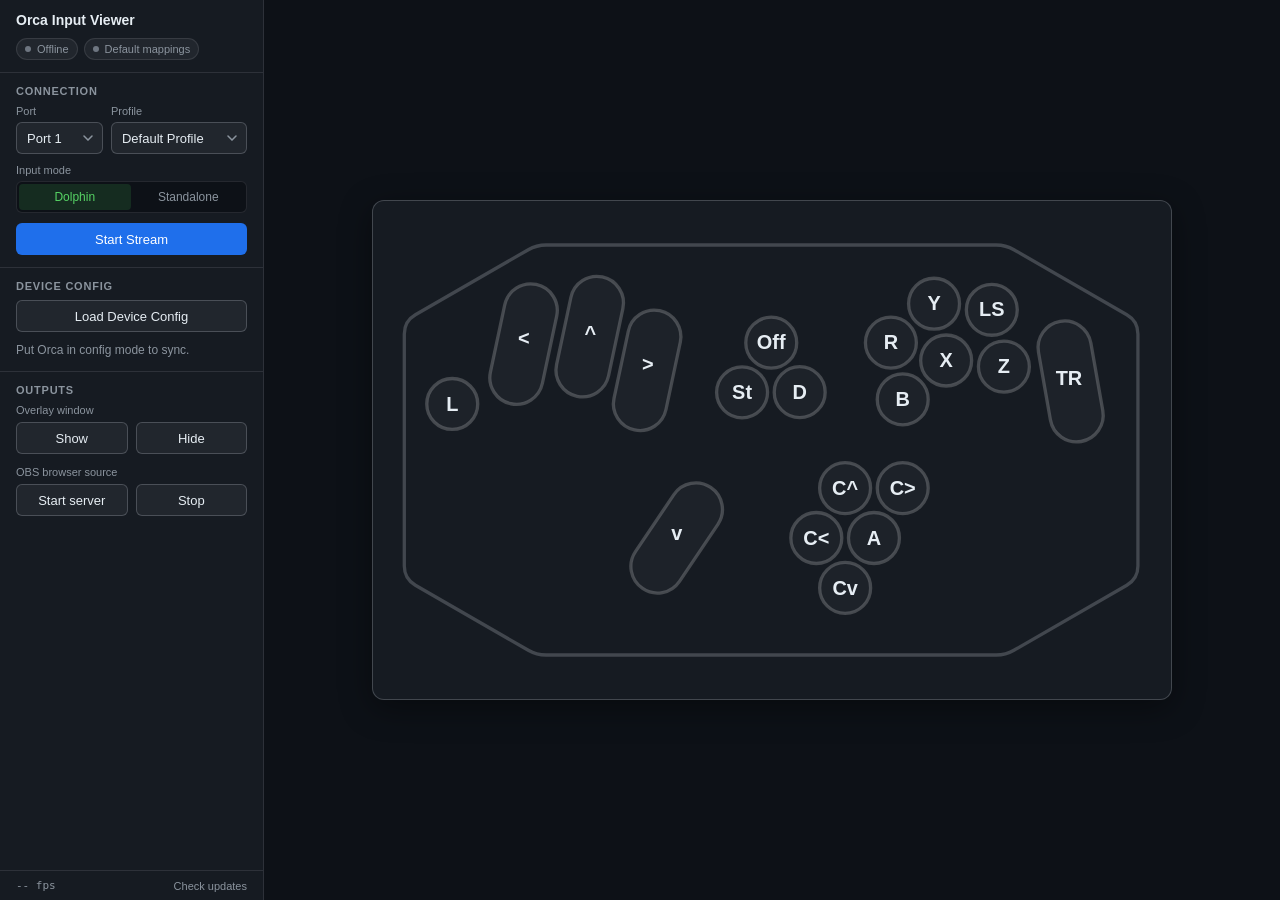
<file: ui/index.html>
<!doctype html>
<html lang="en">
  <head>
    <meta charset="utf-8" />
    <meta name="viewport" content="width=device-width, initial-scale=1" />
    <title>Orca Input Viewer</title>
    <link rel="stylesheet" href="styles.css" />
  </head>
  <body>
    <div class="app">
      <aside class="sidebar">
        <header class="app-header">
          <div class="app-title">
            <h1>Orca Input Viewer</h1>
            <span class="app-version" id="appVersion"></span>
          </div>
          <div class="status-row">
            <span class="status-chip" id="adapterChip" data-state="offline" title="Adapter not connected">
              <span class="status-dot" id="adapterDot"></span>
              <span id="adapterStatus">Offline</span>
            </span>
            <span class="status-chip" id="configChip" data-state="default" title="Using built-in default mappings">
              <span class="status-dot" id="configDot"></span>
              <span id="configStatus">Default mappings</span>
            </span>
            <span class="status-chip mode hidden" id="inputMode"></span>
          </div>
        </header>

        <div class="sidebar-body">
          <section class="panel">
            <h2 class="panel-title">Connection</h2>

            <div class="field-row">
              <label class="field">
                <span class="field-label">Port</span>
                <select class="select" id="portSelect"></select>
              </label>
              <label class="field">
                <span class="field-label">Profile</span>
                <select class="select" id="profileSelect"></select>
              </label>
            </div>

            <div class="field">
              <span class="field-label" id="inputModeLabel">Input mode</span>
              <div class="segmented" role="group" aria-labelledby="inputModeLabel">
                <button class="seg-btn" id="modeDolphin" data-mode="dolphin" type="button" aria-pressed="true">Dolphin</button>
                <button class="seg-btn" id="modeStandalone" data-mode="usb" type="button" aria-pressed="false">Standalone</button>
              </div>
            </div>

            <button class="btn primary block" id="streamButton" type="button">Start Stream</button>
            <p class="notice hidden" id="connectionNotice" role="status" aria-live="polite"></p>
            <button class="btn block hidden" id="enableMacAccess" type="button">Enable macOS Access</button>
          </section>

          <section class="panel">
            <h2 class="panel-title">Device config</h2>
            <button class="btn block" id="loadConfig" type="button">Load Device Config</button>
            <p class="notice" id="configNotice" role="status" aria-live="polite">Put Orca in config mode to sync.</p>
          </section>

          <section class="panel">
            <h2 class="panel-title">Outputs</h2>

            <div class="group">
              <span class="field-label">Overlay window</span>
              <div class="button-pair">
                <button class="btn" id="showOverlay" type="button">Show</button>
                <button class="btn" id="hideOverlay" type="button">Hide</button>
              </div>
            </div>

            <div class="group">
              <span class="field-label">OBS browser source</span>
              <div class="button-pair">
                <button class="btn" id="startObs" type="button">Start server</button>
                <button class="btn" id="stopObs" type="button">Stop</button>
              </div>
              <div class="url-row hidden" id="obsUrlRow">
                <input class="url-input" id="obsUrl" type="text" readonly value="" placeholder="Server URL" />
                <button class="btn icon" id="copyObs" type="button" title="Copy URL" aria-label="Copy URL">
                  <svg width="14" height="14" viewBox="0 0 14 14" aria-hidden="true"><rect x="4.5" y="4.5" width="8" height="8" rx="1.5" stroke="currentColor" fill="none"/><path d="M2.5 10V2.5H10" stroke="currentColor" fill="none"/></svg>
                </button>
              </div>
            </div>

            <p class="notice hidden" id="outputsNotice" role="status" aria-live="polite"></p>
          </section>
        </div>

        <footer class="app-footer">
          <span class="frame-rate" id="frameRate">-- fps</span>
          <button class="link-btn" id="checkUpdates" type="button" title="Check for updates">Check updates</button>
        </footer>
      </aside>

      <main class="viewer">
        <div class="viewer-card">
          <svg id="orcaDiagram" class="viewer-svg" viewBox="-5 175 342 205" preserveAspectRatio="xMidYMid meet" aria-label="Orca input viewer"></svg>
        </div>
      </main>
    </div>

    <div class="modal hidden" id="updateModal" role="dialog" aria-modal="true" aria-labelledby="updateTitle">
      <div class="modal-backdrop" id="updateBackdrop"></div>
      <div class="modal-card">
        <h2 class="modal-title" id="updateTitle">Update available</h2>
        <p class="modal-subtitle" id="updateSubtitle"></p>
        <pre class="modal-notes" id="updateNotes"></pre>
        <div class="button-row">
          <button class="btn" id="updateLater" type="button">Later</button>
          <button class="btn primary" id="updateNow" type="button">Update & Restart</button>
        </div>
        <p class="hint" id="updateStatus"></p>
      </div>
    </div>

    <script type="module" src="main.js"></script>
  </body>
</html>
</file>
<file: ui/styles.css>
:root {
  --bg-base: #0d1117;
  --bg-surface: #161b22;
  --bg-elevated: #21262d;
  --bg-hover: #2b3138;
  --border: rgba(240, 246, 252, 0.1);
  --border-strong: rgba(240, 246, 252, 0.2);
  --text: #e6edf3;
  --text-muted: #8b949e;
  --text-faint: #6e7681;
  --accent: #58a6ff;
  --accent-emphasis: #1f6feb;
  --success: #3fb950;
  --success-text: #56d364;
  --warning: #d29922;
  --danger: #f85149;
  --press-light: rgba(88, 166, 255, 0.4);
  --press-mid: rgba(88, 166, 255, 0.7);
  --press-full: #58a6ff;
  --radius-sm: 6px;
  --radius: 8px;
  --radius-lg: 12px;
  --font: -apple-system, BlinkMacSystemFont, "Segoe UI", Roboto, Oxygen, Ubuntu, sans-serif;
  --mono: ui-monospace, SFMono-Regular, Menlo, Monaco, Consolas, monospace;
}

* {
  box-sizing: border-box;
  margin: 0;
  padding: 0;
}

html, body {
  height: 100%;
  font-family: var(--font);
  font-size: 14px;
  color: var(--text);
  background: var(--bg-base);
  -webkit-font-smoothing: antialiased;
}

body.overlay {
  background: transparent;
}

.hidden {
  display: none !important;
}

/* Main Layout */
.app {
  display: grid;
  grid-template-columns: 264px 1fr;
  height: 100vh;
  overflow: hidden;
}

/* ---------- Sidebar ---------- */
.sidebar {
  display: flex;
  flex-direction: column;
  min-height: 0;
  background: var(--bg-surface);
  border-right: 1px solid var(--border);
}

.app-header {
  flex-shrink: 0;
  padding: 12px 16px;
  border-bottom: 1px solid var(--border);
}

.app-title {
  display: flex;
  align-items: baseline;
  justify-content: space-between;
  gap: 8px;
}

.app-title h1 {
  font-size: 14px;
  font-weight: 600;
}

.app-version {
  font-size: 11px;
  color: var(--text-muted);
  font-variant-numeric: tabular-nums;
}

/* Status chips */
.status-row {
  display: flex;
  flex-wrap: wrap;
  gap: 6px;
  margin-top: 10px;
}

.status-chip {
  display: inline-flex;
  align-items: center;
  gap: 6px;
  height: 22px;
  padding: 0 8px;
  background: var(--bg-elevated);
  border: 1px solid var(--border);
  border-radius: 999px;
  font-size: 11px;
  color: var(--text-muted);
  white-space: nowrap;
}

.status-chip.mode {
  font-weight: 500;
}

.status-chip[data-state="waiting"] {
  color: var(--warning);
  border-color: rgba(210, 153, 34, 0.45);
}

.status-chip[data-state="connected"],
.status-chip[data-state="live"],
.status-chip[data-state="dolphin"] {
  color: var(--success-text);
  border-color: rgba(63, 185, 80, 0.45);
}

.status-chip[data-state="loaded"],
.status-chip[data-state="usb"] {
  color: var(--accent);
  border-color: rgba(88, 166, 255, 0.45);
}

.status-dot {
  width: 6px;
  height: 6px;
  border-radius: 50%;
  background: var(--text-faint);
  transition: background 0.2s, box-shadow 0.2s;
}

.status-chip[data-state="waiting"] .status-dot {
  background: var(--warning);
}

.status-chip[data-state="connected"] .status-dot {
  background: var(--success);
}

.status-chip[data-state="live"] .status-dot {
  background: var(--success);
  box-shadow: 0 0 0 3px rgba(63, 185, 80, 0.18);
  animation: pulse 1.6s ease-in-out infinite;
}

.status-chip[data-state="loaded"] .status-dot,
.status-chip[data-state="usb"] .status-dot {
  background: var(--accent);
}

.status-chip[data-state="dolphin"] .status-dot {
  background: var(--success);
}

@keyframes pulse {
  0%, 100% { opacity: 1; }
  50% { opacity: 0.35; }
}

/* Panels */
.sidebar-body {
  flex: 1;
  min-height: 0;
  overflow-y: auto;
}

.panel {
  padding: 12px 16px;
}

.panel + .panel {
  border-top: 1px solid var(--border);
}

.panel-title {
  margin-bottom: 8px;
  font-size: 11px;
  font-weight: 600;
  text-transform: uppercase;
  letter-spacing: 0.07em;
  color: var(--text-muted);
}

.field-row {
  display: grid;
  grid-template-columns: 0.78fr 1.22fr;
  gap: 8px;
  margin-bottom: 10px;
}

.field {
  display: flex;
  flex-direction: column;
  gap: 5px;
  min-width: 0;
  margin-bottom: 10px;
}

.field-row .field {
  margin-bottom: 0;
}

.field-label {
  font-size: 11px;
  font-weight: 500;
  color: var(--text-muted);
}

.select {
  appearance: none;
  width: 100%;
  height: 32px;
  padding: 0 26px 0 10px;
  background-color: var(--bg-elevated);
  background-image: url('data:image/svg+xml;utf8,<svg xmlns="http://www.w3.org/2000/svg" width="10" height="6" viewBox="0 0 10 6"><path d="M1 1l4 4 4-4" fill="none" stroke="%238b949e" stroke-width="1.5" stroke-linecap="round"/></svg>');
  background-repeat: no-repeat;
  background-position: right 9px center;
  border: 1px solid var(--border-strong);
  border-radius: var(--radius-sm);
  color: var(--text);
  font: inherit;
  font-size: 13px;
  cursor: pointer;
  transition: border-color 0.15s, background-color 0.15s;
}

.select:hover:not(:disabled) {
  background-color: var(--bg-hover);
}

.select:disabled {
  opacity: 0.5;
  cursor: not-allowed;
}

/* Segmented control */
.segmented {
  display: grid;
  grid-template-columns: 1fr 1fr;
  gap: 2px;
  padding: 2px;
  background: var(--bg-base);
  border: 1px solid var(--border);
  border-radius: var(--radius-sm);
}

.seg-btn {
  height: 26px;
  border: 0;
  border-radius: 4px;
  background: transparent;
  color: var(--text-muted);
  font: inherit;
  font-size: 12px;
  font-weight: 500;
  cursor: pointer;
  transition: background 0.15s, color 0.15s;
}

.seg-btn:hover:not(.active):not(:disabled) {
  background: rgba(240, 246, 252, 0.06);
  color: var(--text);
}

.seg-btn.active {
  color: var(--text);
  background: var(--bg-elevated);
}

.seg-btn.active[data-mode="dolphin"] {
  color: var(--success-text);
  background: rgba(63, 185, 80, 0.16);
}

.seg-btn.active[data-mode="usb"] {
  color: var(--accent);
  background: rgba(88, 166, 255, 0.16);
}

.seg-btn:disabled {
  cursor: not-allowed;
  opacity: 0.55;
}

/* Buttons */
.btn {
  display: inline-flex;
  align-items: center;
  justify-content: center;
  gap: 6px;
  height: 32px;
  padding: 0 12px;
  border: 1px solid var(--border-strong);
  border-radius: var(--radius-sm);
  background: var(--bg-elevated);
  color: var(--text);
  font: inherit;
  font-size: 13px;
  font-weight: 500;
  white-space: nowrap;
  cursor: pointer;
  transition: background 0.15s, border-color 0.15s, color 0.15s;
}

.btn:hover:not(:disabled) {
  background: var(--bg-hover);
}

.btn:active:not(:disabled) {
  transform: translateY(1px);
}

.btn:disabled {
  opacity: 0.45;
  cursor: not-allowed;
}

.btn.block {
  width: 100%;
}

.btn.primary {
  flex: 1;
  background: var(--accent-emphasis);
  border-color: transparent;
  color: #fff;
}

.btn.primary:hover:not(:disabled) {
  background: var(--accent);
}

.btn.live {
  color: var(--text);
  background: var(--bg-elevated);
  border-color: rgba(63, 185, 80, 0.5);
}

.btn.live:hover:not(:disabled) {
  background: var(--bg-hover);
}

.btn.live::before {
  content: "";
  width: 7px;
  height: 7px;
  border-radius: 50%;
  background: var(--success);
  animation: pulse 1.6s ease-in-out infinite;
}

.btn.icon {
  width: 32px;
  padding: 0;
  flex-shrink: 0;
}

.button-row,
.button-pair {
  display: flex;
  gap: 8px;
}

.button-pair > .btn {
  flex: 1;
}

.group + .group {
  margin-top: 12px;
}

.group > .field-label {
  display: block;
  margin-bottom: 6px;
}

.url-row {
  display: flex;
  gap: 6px;
  margin-top: 8px;
}

.url-input {
  flex: 1;
  min-width: 0;
  height: 32px;
  padding: 0 10px;
  background: var(--bg-base);
  border: 1px solid var(--border);
  border-radius: var(--radius-sm);
  color: var(--text-muted);
  font-family: var(--mono);
  font-size: 11px;
}

/* Notices */
.notice {
  margin-top: 10px;
  font-size: 12px;
  line-height: 1.45;
  color: var(--text-muted);
  overflow-wrap: anywhere;
}

.notice[data-tone="info"] {
  color: var(--accent);
}

.notice[data-tone="success"] {
  color: var(--success-text);
}

.notice[data-tone="error"] {
  color: var(--danger);
}

.hint {
  margin-top: 8px;
  font-size: 11px;
  line-height: 1.4;
  color: var(--text-faint);
}

/* Sidebar Footer */
.app-footer {
  flex-shrink: 0;
  display: flex;
  align-items: center;
  justify-content: space-between;
  gap: 8px;
  padding: 8px 16px;
  border-top: 1px solid var(--border);
}

.frame-rate {
  font-family: var(--mono);
  font-size: 11px;
  color: var(--text-muted);
}

.frame-rate.active {
  color: var(--success-text);
}

.link-btn {
  border: 0;
  border-radius: 4px;
  background: none;
  color: var(--text-muted);
  font: inherit;
  font-size: 11px;
  cursor: pointer;
  transition: color 0.15s;
}

.link-btn:hover {
  color: var(--text);
  text-decoration: underline;
}

/* Focus */
.btn:focus-visible,
.seg-btn:focus-visible,
.select:focus-visible,
.url-input:focus-visible,
.link-btn:focus-visible {
  outline: 2px solid var(--accent);
  outline-offset: 1px;
}

@media (prefers-reduced-motion: reduce) {
  * {
    animation-duration: 0.001ms !important;
    transition-duration: 0.001ms !important;
  }
}

/* Main Viewer */
.viewer {
  display: flex;
  align-items: center;
  justify-content: center;
  padding: 24px;
  background: var(--bg-base);
  overflow: hidden;
}

.viewer-card {
  width: 100%;
  max-width: 800px;
  aspect-ratio: 16/10;
  background: var(--bg-surface);
  border: 1px solid var(--border-strong);
  border-radius: var(--radius-lg);
  display: flex;
  align-items: center;
  justify-content: center;
  padding: 20px;
  box-shadow: 0 8px 32px rgba(0, 0, 0, 0.4);
}

.viewer-svg {
  width: 100%;
  height: 100%;
  display: block;
}

/* Modal */
.modal {
  position: fixed;
  inset: 0;
  display: flex;
  align-items: center;
  justify-content: center;
  padding: 16px;
  z-index: 9999;
}

.modal-backdrop {
  position: absolute;
  inset: 0;
  background: rgba(0, 0, 0, 0.6);
  backdrop-filter: blur(2px);
}

.modal-card {
  position: relative;
  width: min(720px, calc(100vw - 32px));
  max-height: min(70vh, 640px);
  overflow: hidden;
  background: var(--bg-surface);
  border: 1px solid var(--border-strong);
  border-radius: var(--radius-lg);
  box-shadow: 0 18px 48px rgba(0, 0, 0, 0.55);
  padding: 16px;
  display: flex;
  flex-direction: column;
  gap: 10px;
}

.modal-title {
  font-size: 16px;
  font-weight: 600;
}

.modal-subtitle {
  font-size: 12px;
  color: var(--text-muted);
}

.modal-notes {
  flex: 1;
  overflow: auto;
  padding: 12px;
  background: var(--bg-base);
  border: 1px solid var(--border);
  border-radius: var(--radius);
  color: var(--text);
  font-family: var(--mono);
  font-size: 12px;
  line-height: 1.45;
  white-space: pre-wrap;
}

/* SVG Nodes */
.keyline {
  fill: none;
  stroke: var(--border-strong);
  stroke-width: 1.5;
}

.circle-node,
.oblong-node {
  fill: rgba(255, 255, 255, 0.03);
  stroke: rgba(255, 255, 255, 0.2);
  stroke-width: 1.5;
  transition: fill 0.1s, stroke 0.1s, filter 0.1s;
}

.node-label {
  font-size: 9px;
  font-weight: 600;
  fill: var(--text);
  pointer-events: none;
  font-family: var(--font);
}

.node-light .circle-node,
.node-light .oblong-node {
  fill: var(--press-light);
  stroke: var(--accent);
  filter: drop-shadow(0 0 6px var(--press-light));
}

.node-mid .circle-node,
.node-mid .oblong-node {
  fill: var(--press-mid);
  stroke: var(--accent);
  filter: drop-shadow(0 0 10px var(--press-mid));
}

.node-full .circle-node,
.node-full .oblong-node {
  fill: var(--press-full);
  stroke: #fff;
  filter: drop-shadow(0 0 12px var(--press-full));
}

/* Overlay Mode */
.overlay-root {
  width: 100vw;
  height: 100vh;
  display: flex;
  flex-direction: column;
  padding: 0;
}

.overlay-titlebar {
  display: flex;
  align-items: center;
  justify-content: space-between;
  padding: 4px 8px;
  background: rgba(22, 27, 34, 0.9);
  border-bottom: 1px solid rgba(255, 255, 255, 0.1);
  cursor: grab;
  user-select: none;
  -webkit-user-select: none;
  flex-shrink: 0;
}

.overlay-titlebar:active {
  cursor: grabbing;
}

.overlay-title {
  font-size: 11px;
  color: var(--text-muted);
  font-weight: 500;
}

.overlay-controls {
  display: flex;
  gap: 4px;
}

.overlay-btn {
  background: rgba(255, 255, 255, 0.1);
  border: none;
  color: var(--text-muted);
  font-size: 10px;
  padding: 2px 6px;
  border-radius: 3px;
  cursor: pointer;
  transition: background 0.15s, color 0.15s;
}

.overlay-btn:hover {
  background: rgba(255, 255, 255, 0.2);
  color: var(--text);
}

.overlay-btn.active {
  background: var(--accent);
  color: #fff;
}

.overlay-btn.close:hover {
  background: #da3633;
  color: #fff;
}

.overlay-root .viewer-card {
  background: rgba(22, 27, 34, 0.85);
  border: 1px solid rgba(255, 255, 255, 0.1);
  border-top: none;
  max-width: none;
  width: 100%;
  flex: 1;
  aspect-ratio: auto;
  border-radius: 0;
}

/* Browser Source Mode (OBS) - black background, no titlebar */
body.overlay.browser-mode {
  background: #000 !important;
}

body.overlay.browser-mode .overlay-titlebar {
  display: none;
}

body.overlay.browser-mode .overlay-root .viewer-card {
  background: transparent;
  border: none;
  border-radius: 0;
}

/* Chroma Key Mode - green screen for OBS (native overlay only) */
body.overlay.chroma-mode {
  background: #00ff00 !important;
}

body.overlay.chroma-mode .overlay-root {
  background: transparent;
}

body.overlay.chroma-mode .overlay-titlebar {
  background: rgba(0, 0, 0, 0.8);
}

body.overlay.chroma-mode .overlay-root .viewer-card {
  background: transparent;
  border: none;
}

/* Loading States */
.loading {
  position: relative;
}

.loading::after {
  content: "";
  position: absolute;
  inset: 0;
  background: rgba(13, 17, 23, 0.7);
  display: flex;
  align-items: center;
  justify-content: center;
}

/* Responsive */
@media (max-width: 768px) {
  .app {
    grid-template-columns: 1fr;
    grid-template-rows: auto 1fr;
  }

  .sidebar {
    border-right: none;
    border-bottom: 1px solid var(--border);
    max-height: 40vh;
  }

  .viewer {
    padding: 16px;
  }
}

/* Windows-specific scrollbar styling */
::-webkit-scrollbar {
  width: 8px;
}

::-webkit-scrollbar-track {
  background: var(--bg-base);
}

::-webkit-scrollbar-thumb {
  background: var(--bg-elevated);
  border-radius: 4px;
}

::-webkit-scrollbar-thumb:hover {
  background: var(--border-strong);
}

.sidebar-body::-webkit-scrollbar-track {
  background: transparent;
}

.sidebar-body::-webkit-scrollbar-thumb {
  background: var(--border-strong);
}
</file>
